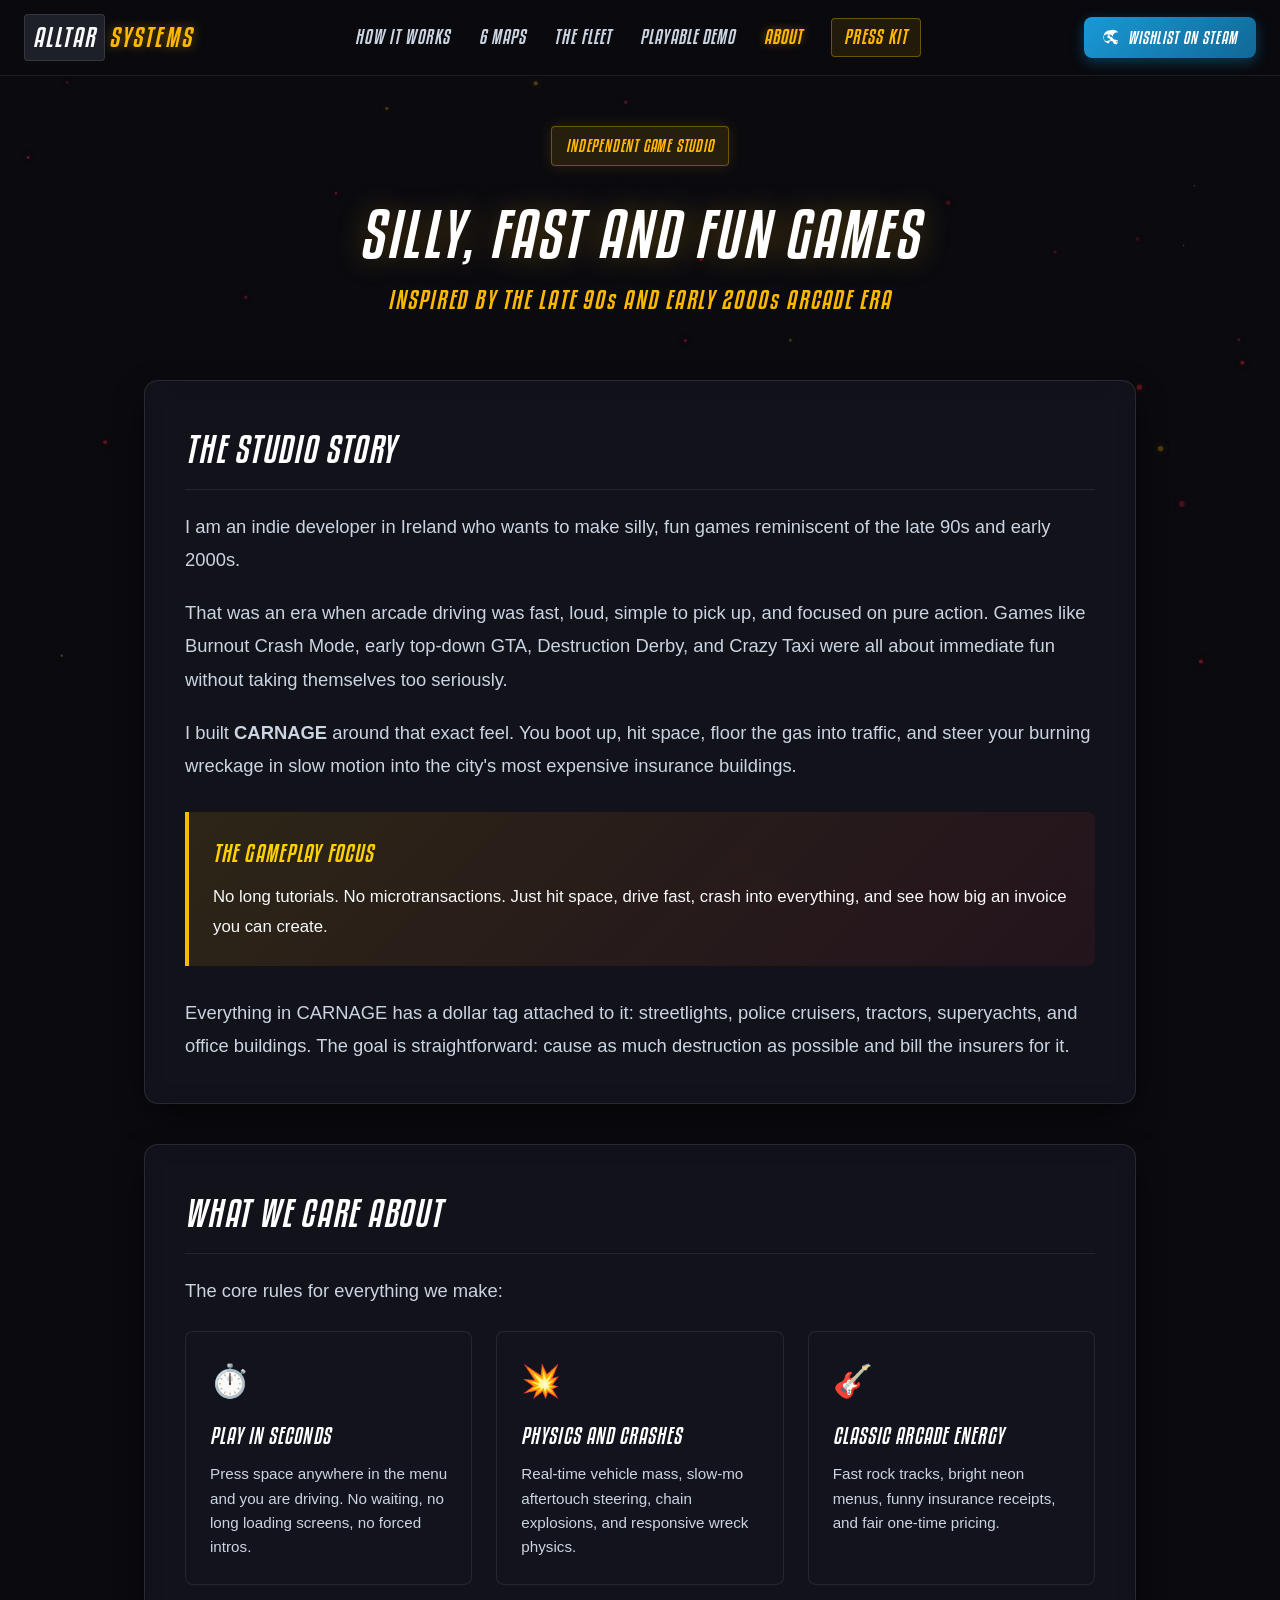
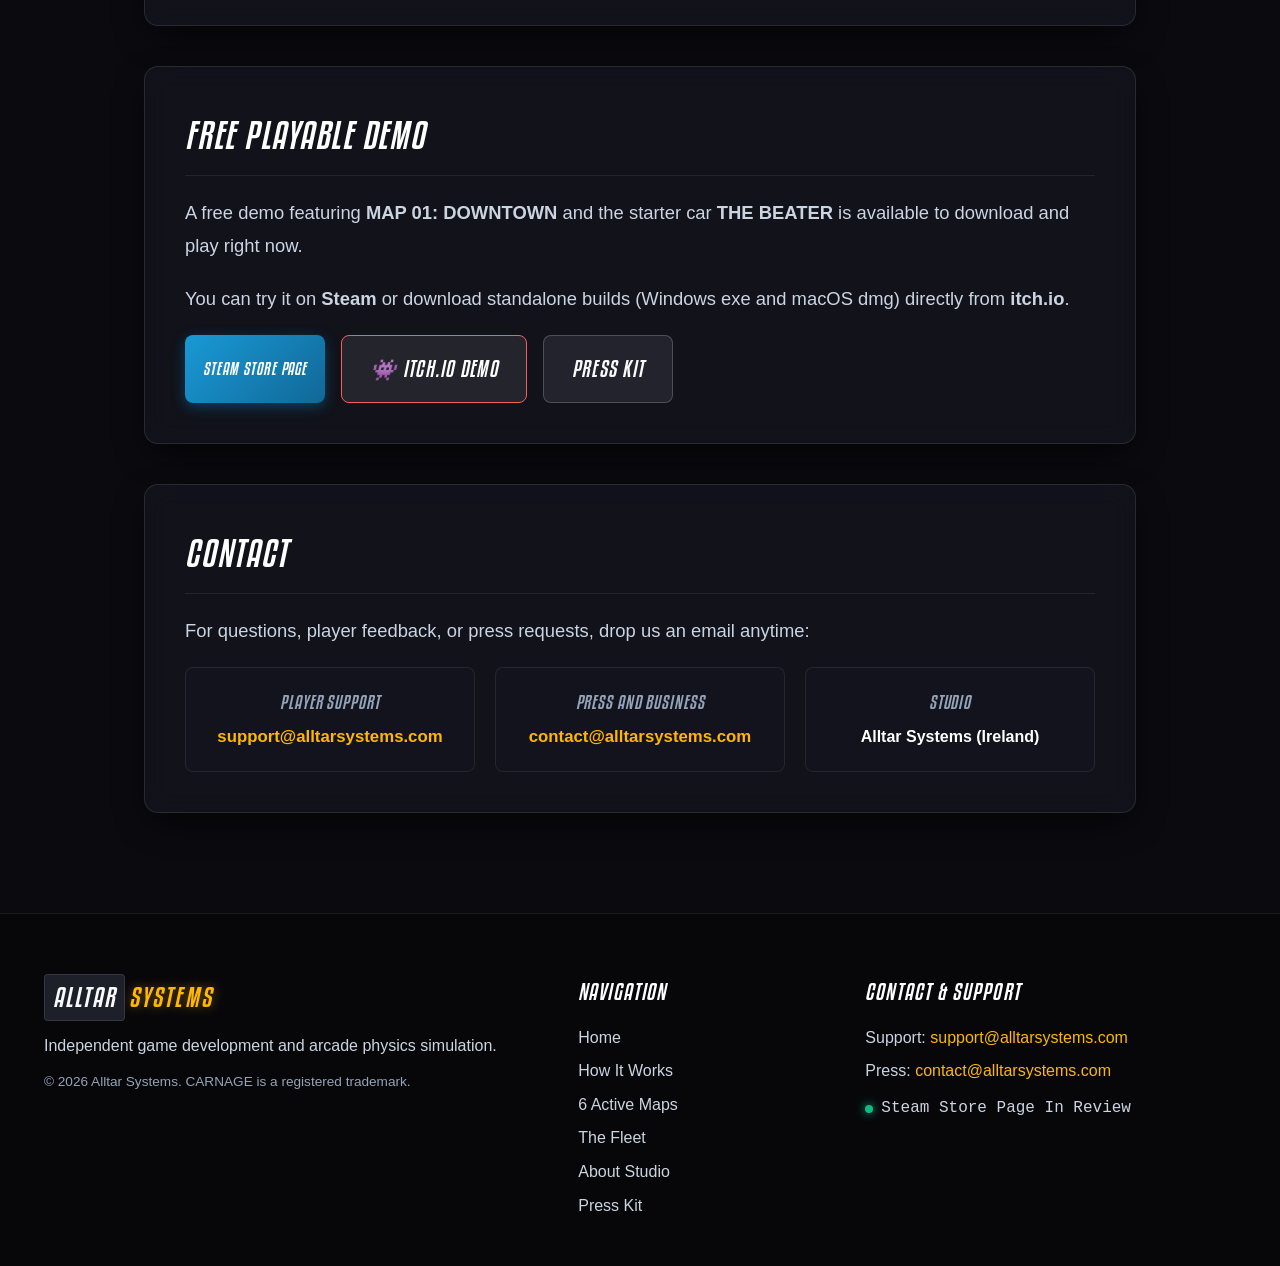
<file: about.html>
<!DOCTYPE html>
<html lang="en">
<head>
  <meta charset="UTF-8">
  <meta name="viewport" content="width=device-width, initial-scale=1.0">
  <title>About Alltar Systems | Independent Game Studio</title>
  <meta name="description" content="Alltar Systems is an independent game studio created by Keith, an indie developer in Ireland making silly, fun arcade games inspired by the late 90s and early 2000s.">
  
  <!-- Open Graph / Social Meta -->
  <meta property="og:type" content="website">
  <meta property="og:url" content="https://alltarsystems.com/about.html">
  <meta property="og:title" content="About Alltar Systems | Indie Arcade Game Development">
  <meta property="og:description" content="Making silly, fun, fast destruction games inspired by the late 90s and early 2000s.">
  <meta property="og:image" content="assets/screenshots/steam_shot_01_downtown_smash.png">
  
  <!-- Favicon & App Icons -->
  <link rel="icon" type="image/png" href="assets/icon.png">
  <link rel="apple-touch-icon" href="assets/icon.png">
  
  <link rel="stylesheet" href="styles.css">
  <style>
    .about-container {
      max-width: 1040px;
      margin: 50px auto 100px;
      padding: 0 24px;
      position: relative;
      z-index: 1;
    }

    .about-hero {
      text-align: center;
      margin-bottom: 60px;
    }

    .about-title {
      font-size: 3.8rem;
      line-height: 1.05;
      margin: 16px 0;
      color: #fff;
      text-shadow: 0 0 30px rgba(255, 184, 0, 0.3);
    }

    .about-tagline {
      font-family: var(--font-display);
      font-size: 1.5rem;
      font-style: italic;
      color: var(--accent-gold);
      letter-spacing: 0.08em;
      margin-bottom: 20px;
    }

    .about-card {
      background: var(--bg-card);
      border: 1px solid rgba(255, 255, 255, 0.1);
      border-radius: var(--radius-lg);
      padding: 40px;
      margin-bottom: 40px;
      box-shadow: var(--shadow-card);
      backdrop-filter: blur(12px);
    }

    .about-card h2 {
      font-size: 2.2rem;
      color: #fff;
      margin-bottom: 20px;
      display: flex;
      align-items: center;
      gap: 12px;
      border-bottom: 1px solid rgba(255, 255, 255, 0.08);
      padding-bottom: 12px;
    }

    .about-card p {
      color: var(--text-muted);
      font-size: 1.15rem;
      line-height: 1.8;
      margin-bottom: 20px;
    }

    .about-card p:last-child {
      margin-bottom: 0;
    }

    .retro-callout {
      background: linear-gradient(135deg, rgba(255, 184, 0, 0.12), rgba(255, 42, 58, 0.08));
      border-left: 4px solid var(--accent-gold);
      border-radius: 0 var(--radius-md) var(--radius-md) 0;
      padding: 24px;
      margin: 30px 0;
    }

    .retro-callout h3 {
      font-size: 1.4rem;
      color: var(--accent-yellow);
      margin-bottom: 10px;
    }

    .retro-callout p {
      font-size: 1.05rem;
      color: var(--text-main);
      margin: 0;
    }

    .values-grid {
      display: grid;
      grid-template-columns: repeat(auto-fit, minmax(280px, 1fr));
      gap: 24px;
      margin-top: 24px;
    }

    .value-box {
      background: var(--bg-surface);
      border: 1px solid rgba(255, 255, 255, 0.08);
      border-radius: var(--radius-md);
      padding: 24px;
      transition: transform 0.2s ease, border-color 0.2s ease;
    }

    .value-box:hover {
      transform: translateY(-4px);
      border-color: var(--accent-gold);
    }

    .value-icon {
      font-size: 2rem;
      margin-bottom: 12px;
      display: inline-block;
    }

    .value-box h4 {
      font-size: 1.3rem;
      color: #fff;
      margin-bottom: 10px;
    }

    .value-box p {
      font-size: 0.95rem;
      color: var(--text-muted);
      line-height: 1.6;
      margin: 0;
    }

    .contact-grid {
      display: grid;
      grid-template-columns: repeat(auto-fit, minmax(220px, 1fr));
      gap: 20px;
      margin-top: 20px;
    }

    .contact-card {
      background: var(--bg-surface);
      border: 1px solid rgba(255, 255, 255, 0.08);
      border-radius: var(--radius-md);
      padding: 20px;
      text-align: center;
    }

    .contact-card h4 {
      font-size: 1.1rem;
      color: var(--text-dim);
      margin-bottom: 8px;
    }

    .contact-card a {
      color: var(--accent-gold);
      font-weight: 600;
      font-size: 1.05rem;
      text-decoration: none;
    }

    .contact-card a:hover {
      text-decoration: underline;
    }

    @media (max-width: 768px) {
      .about-title { font-size: 2.6rem; }
      .about-card { padding: 24px; }
      .about-card h2 { font-size: 1.7rem; }
    }
  </style>
</head>
<body>

  <!-- Ambient Particle Canvas -->
  <canvas id="ambient-canvas"></canvas>

  <!-- Navigation Bar -->
  <header class="site-header">
    <div class="nav-container">
      <a href="index.html" class="brand-logo">
        <span class="logo-studio">ALLTAR</span><span class="logo-systems">SYSTEMS</span>
      </a>

      <nav class="nav-links">
        <a href="index.html#how-it-works">How It Works</a>
        <a href="index.html#districts">6 Maps</a>
        <a href="index.html#garage">The Fleet</a>
        <a href="index.html#demo">Playable Demo</a>
        <a href="about.html" style="color: var(--accent-gold); text-shadow: 0 0 10px var(--accent-gold-glow);">About</a>
        <a href="presskit.html" class="nav-press">Press Kit</a>
      </nav>

      <div class="nav-cta">
        <a href="https://store.steampowered.com/app/5117390/CARNAGE/" target="_blank" rel="noopener" class="btn btn-steam-small">
          <svg class="steam-icon" viewBox="0 0 24 24" width="16" height="16" fill="currentColor">
            <path d="M12 2a10 10 0 0 0-10 10c0 4.7 3.2 8.6 7.6 9.7l2.8-4.1c-.2-.5-.3-1-.3-1.6 0-.3 0-.6.1-.9L8 12.8A3.6 3.6 0 0 1 8 12a3.8 3.8 0 0 1 3.8-3.8c2.1 0 3.8 1.7 3.8 3.8 0 .5-.1 1-.3 1.5l3.9 2.7c.3-.1.6-.2 1-.2 1.9 0 3.5 1.6 3.5 3.5 0 1.9-1.6 3.5-3.5 3.5a3.5 3.5 0 0 1-3.5-3.5v-.3L10.7 17a4.9 4.9 0 0 1-2.9 1 5 5 0 0 1-5-5 5 5 0 0 1 5-5c2.6 0 4.8 2 5 4.6l3.5-2.4c.1-.4.2-.7.4-1.1a5.9 5.9 0 0 1 5.8-4.1 6 6 0 0 1 6 6c0 3.2-2.5 5.8-5.6 6l-2.4 3.5A10 10 0 0 0 12 2z"/>
          </svg>
          Wishlist on Steam
        </a>
      </div>
    </div>
  </header>

  <main class="about-container">
    <div class="about-hero">
      <div class="badge-tag">INDEPENDENT GAME STUDIO</div>
      <h1 class="about-title">SILLY, FAST AND FUN GAMES</h1>
      <p class="about-tagline">INSPIRED BY THE LATE 90s AND EARLY 2000s ARCADE ERA</p>
    </div>

    <!-- The Story -->
    <article class="about-card">
      <h2>THE STUDIO STORY</h2>
      <p>
        I am an indie developer in Ireland who wants to make silly, fun games reminiscent of the late 90s and early 2000s.
      </p>
      <p>
        That was an era when arcade driving was fast, loud, simple to pick up, and focused on pure action. Games like Burnout Crash Mode, early top-down GTA, Destruction Derby, and Crazy Taxi were all about immediate fun without taking themselves too seriously.
      </p>
      <p>
        I built <strong>CARNAGE</strong> around that exact feel. You boot up, hit space, floor the gas into traffic, and steer your burning wreckage in slow motion into the city's most expensive insurance buildings.
      </p>

      <div class="retro-callout">
        <h3>THE GAMEPLAY FOCUS</h3>
        <p>
          No long tutorials. No microtransactions. Just hit space, drive fast, crash into everything, and see how big an invoice you can create.
        </p>
      </div>

      <p>
        Everything in CARNAGE has a dollar tag attached to it: streetlights, police cruisers, tractors, superyachts, and office buildings. The goal is straightforward: cause as much destruction as possible and bill the insurers for it.
      </p>
    </article>

    <!-- Core Philosophy Grid -->
    <section class="about-card">
      <h2>WHAT WE CARE ABOUT</h2>
      <p>The core rules for everything we make:</p>

      <div class="values-grid">
        <div class="value-box">
          <div class="value-icon">⏱️</div>
          <h4>PLAY IN SECONDS</h4>
          <p>Press space anywhere in the menu and you are driving. No waiting, no long loading screens, no forced intros.</p>
        </div>

        <div class="value-box">
          <div class="value-icon">💥</div>
          <h4>PHYSICS AND CRASHES</h4>
          <p>Real-time vehicle mass, slow-mo aftertouch steering, chain explosions, and responsive wreck physics.</p>
        </div>

        <div class="value-box">
          <div class="value-icon">🎸</div>
          <h4>CLASSIC ARCADE ENERGY</h4>
          <p>Fast rock tracks, bright neon menus, funny insurance receipts, and fair one-time pricing.</p>
        </div>
      </div>
    </section>

    <!-- Playable Demo Info -->
    <section class="about-card">
      <h2>FREE PLAYABLE DEMO</h2>
      <p>
        A free demo featuring <strong>MAP 01: DOWNTOWN</strong> and the starter car <strong>THE BEATER</strong> is available to download and play right now.
      </p>
      <p>
        You can try it on <strong>Steam</strong> or download standalone builds (Windows exe and macOS dmg) directly from <strong>itch.io</strong>.
      </p>
      <div style="display: flex; gap: 16px; margin-top: 20px; flex-wrap: wrap;">
        <a href="https://store.steampowered.com/app/5117390/CARNAGE/" target="_blank" rel="noopener" class="btn btn-steam-small">
          Steam Store Page
        </a>
        <a href="https://alltarsystems.itch.io/carnage-playable-demo" target="_blank" rel="noopener" class="btn btn-secondary" style="border-color: #fa5c5c; color: #fff;">
          👾 itch.io Demo
        </a>
        <a href="presskit.html" class="btn btn-secondary">
          Press Kit
        </a>
      </div>
    </section>

    <!-- Studio Contact -->
    <section class="about-card">
      <h2>CONTACT</h2>
      <p>For questions, player feedback, or press requests, drop us an email anytime:</p>

      <div class="contact-grid">
        <div class="contact-card">
          <h4>Player Support</h4>
          <a href="mailto:support@alltarsystems.com">support@alltarsystems.com</a>
        </div>
        <div class="contact-card">
          <h4>Press and Business</h4>
          <a href="mailto:contact@alltarsystems.com">contact@alltarsystems.com</a>
        </div>
        <div class="contact-card">
          <h4>Studio</h4>
          <span style="color: #fff; font-weight: 600;">Alltar Systems (Ireland)</span>
        </div>
      </div>
    </section>
  </main>

  <!-- Footer -->
  <footer class="site-footer">
    <div class="container footer-content">
      <div class="footer-brand">
        <div class="brand-logo">
          <span class="logo-studio">ALLTAR</span><span class="logo-systems">SYSTEMS</span>
        </div>
        <p class="footer-tagline">Independent game development and arcade physics simulation.</p>
        <p class="footer-legal">© 2026 Alltar Systems. CARNAGE is a registered trademark.</p>
      </div>

      <div class="footer-links">
        <h4>Navigation</h4>
        <a href="index.html">Home</a>
        <a href="index.html#how-it-works">How It Works</a>
        <a href="index.html#districts">6 Active Maps</a>
        <a href="index.html#garage">The Fleet</a>
        <a href="about.html">About Studio</a>
        <a href="presskit.html">Press Kit</a>
      </div>

      <div class="footer-contact">
        <h4>Contact & Support</h4>
        <p>Support: <a href="mailto:support@alltarsystems.com">support@alltarsystems.com</a></p>
        <p>Press: <a href="mailto:contact@alltarsystems.com">contact@alltarsystems.com</a></p>
        <p class="status-indicator"><span class="status-dot"></span> Steam Store Page In Review</p>
      </div>
    </div>
  </footer>

  <script src="script.js"></script>
</body>
</html>
</file>
<file: styles.css>
/* ==========================================================================
   CARNAGE & ALLTAR SYSTEMS — Master Stylesheet
   Burnout 3: Takedown High-Octane Arcade Aesthetic (Kenyan Coffee)
   ========================================================================== */

/* Local & Web Font Declarations */
@font-face {
  font-family: 'Kenyan Coffee';
  src: url('assets/fonts/Kenyan Coffee Rg It.otf') format('opentype');
  font-weight: 700;
  font-style: italic;
  font-display: swap;
}

@import url('https://fonts.cdnfonts.com/css/kenyan-coffee');
@import url('https://fonts.googleapis.com/css2?family=Chakra+Petch:ital,wght@0,400;0,600;0,700;1,700&family=Inter:wght@300;400;500;600;700;800&family=JetBrains+Mono:wght@400;700;800&display=swap');

:root {
  --bg-primary: #0a0a0f;
  --bg-surface: #12131c;
  --bg-surface-hover: #191b26;
  --bg-card: rgba(18, 19, 28, 0.9);
  --bg-glass: rgba(15, 16, 24, 0.85);
  
  --accent-gold: #ffb800;
  --accent-gold-glow: rgba(255, 184, 0, 0.45);
  --accent-yellow: #ffd000;
  --accent-red: #ff2a3a;
  --accent-red-glow: rgba(255, 42, 58, 0.4);
  --accent-steam: #66c0f4;
  --accent-steam-btn: #1999d6;
  --accent-green: #10b981;
  
  --text-main: #f8fafc;
  --text-muted: #cbd5e1;
  --text-dim: #94a3b8;
  
  --font-display: 'Kenyan Coffee', 'Chakra Petch', 'Impact', sans-serif;
  --font-body: 'Inter', -apple-system, BlinkMacSystemFont, sans-serif;
  --font-mono: 'JetBrains Mono', monospace;
  
  --radius-sm: 4px;
  --radius-md: 8px;
  --radius-lg: 14px;
  --radius-xl: 20px;
  
  --shadow-card: 0 12px 36px -10px rgba(0, 0, 0, 0.8);
  --shadow-glow-red: 0 0 30px var(--accent-red-glow);
  --shadow-glow-gold: 0 0 30px var(--accent-gold-glow);
}

/* Reset & Base Setup */
*, *::before, *::after {
  box-sizing: border-box;
  margin: 0;
  padding: 0;
}

html {
  scroll-behavior: smooth;
  background-color: var(--bg-primary);
  color: var(--text-main);
  font-family: var(--font-body);
  line-height: 1.6;
}

body {
  overflow-x: hidden;
  position: relative;
  min-height: 100vh;
}

/* Ambient Canvas */
#ambient-canvas {
  position: fixed;
  top: 0;
  left: 0;
  width: 100vw;
  height: 100vh;
  pointer-events: none;
  z-index: 0;
  opacity: 0.5;
}

/* Typography Helpers - Burnout 3 Slanted Arcade Style */
h1, h2, h3, h4, .brand-logo, .badge-tag, .btn, .section-badge, .district-header, .receipt-brand, .receipt-stamp, .step-num, .garage-badge {
  font-family: var(--font-display);
  font-style: italic;
  letter-spacing: 0.05em;
  font-weight: 700;
  text-transform: uppercase;
}

a {
  color: inherit;
  text-decoration: none;
  transition: all 0.2s ease;
}

.container {
  max-width: 1240px;
  margin: 0 auto;
  padding: 0 24px;
  position: relative;
  z-index: 1;
}

/* ==========================================================================
   Header & Navigation
   ========================================================================== */
.site-header {
  position: sticky;
  top: 0;
  width: 100%;
  background: rgba(10, 10, 15, 0.92);
  backdrop-filter: blur(14px);
  -webkit-backdrop-filter: blur(14px);
  border-bottom: 1px solid rgba(255, 255, 255, 0.08);
  z-index: 100;
  padding: 14px 0;
}

.nav-container {
  max-width: 1280px;
  margin: 0 auto;
  padding: 0 24px;
  display: flex;
  align-items: center;
  justify-content: space-between;
}

.brand-logo {
  display: flex;
  align-items: center;
  font-size: 1.6rem;
  letter-spacing: 0.08em;
  font-style: italic;
}

.logo-studio {
  color: var(--text-main);
  padding: 2px 8px;
  background: #1e2029;
  border-radius: var(--radius-sm);
  margin-right: 4px;
  border: 1px solid rgba(255,255,255,0.1);
}

.logo-systems {
  color: var(--accent-gold);
  text-shadow: 0 0 12px var(--accent-gold-glow);
}

.nav-links {
  display: flex;
  gap: 28px;
  align-items: center;
}

.nav-links a {
  font-family: var(--font-display);
  font-style: italic;
  font-size: 1.15rem;
  letter-spacing: 0.06em;
  color: var(--text-muted);
  text-transform: uppercase;
}

.nav-links a:hover {
  color: var(--accent-gold);
  text-shadow: 0 0 10px var(--accent-gold-glow);
}

.nav-press {
  padding: 4px 12px;
  border: 1px solid rgba(255, 184, 0, 0.35);
  border-radius: var(--radius-sm);
  color: var(--accent-gold) !important;
  background: rgba(255, 184, 0, 0.1);
}

/* ==========================================================================
   Buttons & CTAs
   ========================================================================== */
.btn {
  display: inline-flex;
  align-items: center;
  justify-content: center;
  gap: 10px;
  font-family: var(--font-display);
  font-style: italic;
  font-weight: 700;
  font-size: 1.2rem;
  letter-spacing: 0.06em;
  text-transform: uppercase;
  border-radius: var(--radius-md);
  border: none;
  cursor: pointer;
  padding: 12px 24px;
  transition: transform 0.15s ease, box-shadow 0.2s ease, background-color 0.2s ease;
}

.btn:active {
  transform: scale(0.98);
}

.btn-steam-small {
  background: linear-gradient(135deg, #1999d6 0%, #116897 100%);
  color: #fff;
  padding: 8px 18px;
  font-size: 1rem;
  box-shadow: 0 4px 14px rgba(25, 153, 214, 0.35);
}

.btn-steam-small:hover {
  background: linear-gradient(135deg, #23abed 0%, #157bb3 100%);
  box-shadow: 0 6px 20px rgba(25, 153, 214, 0.55);
  transform: translateY(-2px);
}

.btn-steam-large {
  background: linear-gradient(135deg, #1999d6 0%, #0d547b 100%);
  color: #fff;
  padding: 16px 36px;
  font-size: 1.5rem;
  border-radius: var(--radius-md);
  box-shadow: 0 8px 25px rgba(25, 153, 214, 0.45);
  border: 1px solid rgba(102, 192, 244, 0.4);
}

.btn-steam-large:hover {
  background: linear-gradient(135deg, #2bb7fc 0%, #157cb4 100%);
  box-shadow: 0 10px 30px rgba(25, 153, 214, 0.65);
  transform: translateY(-3px);
}

.btn-secondary {
  background: rgba(255, 255, 255, 0.08);
  border: 1px solid rgba(255, 255, 255, 0.2);
  color: var(--text-main);
  padding: 16px 28px;
  font-size: 1.3rem;
}

.btn-secondary:hover {
  background: rgba(255, 255, 255, 0.15);
  border-color: rgba(255, 255, 255, 0.35);
  transform: translateY(-3px);
}

.btn-trailer {
  background: linear-gradient(135deg, #e63946 0%, #b3121f 100%);
  color: #fff;
  padding: 16px 32px;
  font-size: 1.4rem;
  border-radius: var(--radius-md);
  box-shadow: 0 8px 25px rgba(230, 57, 70, 0.45);
  border: 1px solid rgba(255, 107, 107, 0.5);
  display: inline-flex;
  align-items: center;
  gap: 10px;
}

.btn-trailer:hover {
  background: linear-gradient(135deg, #ff4757 0%, #c01422 100%);
  box-shadow: 0 10px 30px rgba(255, 42, 58, 0.7);
  transform: translateY(-3px);
}

.btn-trailer svg {
  flex-shrink: 0;
}

/* ==========================================================================
   Hero Section
   ========================================================================== */
.hero-section {
  padding: 70px 24px 90px;
  max-width: 1280px;
  margin: 0 auto;
  display: grid;
  grid-template-columns: 1.15fr 0.85fr;
  gap: 50px;
  align-items: center;
  position: relative;
  z-index: 1;
}

.hero-content {
  display: flex;
  flex-direction: column;
  align-items: flex-start;
}

.badge-tag {
  display: inline-block;
  font-size: 1rem;
  color: var(--accent-gold);
  background: rgba(255, 184, 0, 0.12);
  border: 1px solid rgba(255, 184, 0, 0.35);
  padding: 6px 14px;
  border-radius: var(--radius-sm);
  margin-bottom: 20px;
  box-shadow: 0 0 15px rgba(255, 184, 0, 0.15);
}

.hero-title {
  font-size: clamp(4.5rem, 10vw, 7.5rem);
  line-height: 0.9;
  margin-bottom: 14px;
  letter-spacing: 0.04em;
  font-style: italic;
}

.title-carnage {
  background: linear-gradient(180deg, #ffffff 15%, #ff2a3a 90%);
  -webkit-background-clip: text;
  -webkit-text-fill-color: transparent;
  filter: drop-shadow(0 0 35px var(--accent-red-glow));
}

.hero-tagline {
  font-family: var(--font-display);
  font-style: italic;
  font-size: 1.8rem;
  font-weight: 700;
  color: var(--accent-gold);
  letter-spacing: 0.1em;
  margin-bottom: 18px;
  text-shadow: 0 0 15px var(--accent-gold-glow);
}

.hero-subtitle {
  font-size: 1.2rem;
  color: var(--text-muted);
  line-height: 1.7;
  margin-bottom: 32px;
  max-width: 600px;
}

.highlight-punch {
  display: block;
  margin-top: 8px;
  color: #fff;
  font-weight: 700;
}

.hero-actions {
  display: flex;
  flex-wrap: wrap;
  gap: 16px;
  margin-bottom: 36px;
}

.hero-platforms {
  display: flex;
  align-items: center;
  gap: 10px;
  font-size: 0.9rem;
  color: var(--text-dim);
  flex-wrap: wrap;
}

.platform-chip {
  background: var(--bg-surface);
  border: 1px solid rgba(255, 255, 255, 0.1);
  padding: 4px 12px;
  border-radius: var(--radius-sm);
  color: var(--text-main);
  font-weight: 600;
}

/* Hero Media & Receipt Stack */
.hero-media-wrap {
  display: flex;
  flex-direction: column;
  gap: 20px;
  perspective: 1000px;
}

.hero-gif-card {
  position: relative;
  background: #000;
  border-radius: var(--radius-lg);
  overflow: hidden;
  border: 1px solid rgba(255, 184, 0, 0.4);
  box-shadow: 0 15px 40px rgba(0, 0, 0, 0.8), 0 0 25px rgba(255, 42, 58, 0.25);
}

.hero-gif-img {
  width: 100%;
  display: block;
  aspect-ratio: 16 / 10;
  object-fit: cover;
}

.hero-gif-badge {
  position: absolute;
  top: 12px;
  left: 12px;
  background: rgba(10, 10, 15, 0.88);
  backdrop-filter: blur(8px);
  border: 1px solid var(--accent-gold);
  color: var(--accent-gold);
  font-family: var(--font-display);
  font-style: italic;
  font-size: 0.95rem;
  padding: 4px 12px;
  border-radius: var(--radius-sm);
  letter-spacing: 0.05em;
}

.hero-play-overlay {
  position: absolute;
  inset: 0;
  display: flex;
  flex-direction: column;
  align-items: center;
  justify-content: center;
  gap: 12px;
  background: rgba(0, 0, 0, 0.45);
  opacity: 0;
  transition: opacity 0.25s ease;
  cursor: pointer;
  text-decoration: none;
}

.hero-gif-card:hover .hero-play-overlay {
  opacity: 1;
}

.hero-play-btn-circle {
  width: 64px;
  height: 64px;
  border-radius: 50%;
  background: rgba(255, 42, 58, 0.92);
  border: 2px solid #ffffff;
  display: flex;
  align-items: center;
  justify-content: center;
  box-shadow: 0 0 30px rgba(255, 42, 58, 0.85);
  transform: scale(0.92);
  transition: transform 0.2s ease, background-color 0.2s ease;
}

.hero-play-btn-circle svg {
  margin-left: 4px;
  fill: #fff;
}

.hero-gif-card:hover .hero-play-btn-circle {
  transform: scale(1.08);
}

.hero-play-label {
  font-family: var(--font-display);
  font-style: italic;
  color: #fff;
  font-size: 1.15rem;
  letter-spacing: 0.08em;
  background: rgba(10, 10, 15, 0.88);
  padding: 5px 16px;
  border-radius: var(--radius-sm);
  border: 1px solid rgba(255, 255, 255, 0.25);
  text-shadow: 0 2px 4px rgba(0,0,0,0.8);
}

/* Receipt Hologram */
.receipt-card {
  background: #fcfaf5;
  color: #1a1a1a;
  font-family: var(--font-mono);
  padding: 24px 22px;
  border-radius: var(--radius-sm);
  box-shadow: 0 15px 40px rgba(0,0,0,0.8);
  position: relative;
  border: 1px dashed #d1d5db;
  transform: rotate(1.5deg);
  transition: transform 0.3s ease;
}

.receipt-card:hover {
  transform: rotate(0deg) scale(1.01);
}

.receipt-header {
  text-align: center;
  border-bottom: 2px dashed #9ca3af;
  padding-bottom: 12px;
  margin-bottom: 14px;
}

.receipt-brand {
  font-size: 1.45rem;
  color: #111;
}

.receipt-sub {
  font-size: 0.8rem;
  color: #64748b;
  font-weight: 700;
}

.receipt-body {
  font-size: 0.9rem;
}

.receipt-line {
  display: flex;
  justify-content: space-between;
  margin-bottom: 6px;
  font-weight: 600;
}

.receipt-line.highlight {
  font-weight: 800;
  color: #b91c1c;
}

.receipt-divider {
  border-bottom: 2px solid #1a1a1a;
  margin: 12px 0 8px;
}

.receipt-line.total {
  font-size: 1.25rem;
  font-weight: 800;
  color: #000;
}

.receipt-stamp {
  position: absolute;
  bottom: 20px;
  right: 15px;
  border: 3px solid #b91c1c;
  color: #b91c1c;
  font-size: 1.45rem;
  padding: 4px 12px;
  transform: rotate(-10deg);
  border-radius: var(--radius-sm);
  background: rgba(255, 255, 255, 0.95);
  box-shadow: 0 0 12px rgba(185, 28, 28, 0.25);
}

/* ==========================================================================
   Official Gameplay Trailer Section
   ========================================================================== */
.trailer-section {
  padding: 85px 0;
  background: linear-gradient(180deg, rgba(10, 10, 15, 0.8) 0%, rgba(26, 12, 18, 0.95) 50%, rgba(10, 10, 15, 0.85) 100%);
  border-top: 1px solid rgba(255, 42, 58, 0.3);
  border-bottom: 1px solid rgba(255, 42, 58, 0.3);
  position: relative;
}

.trailer-container {
  max-width: 1080px;
  margin: 36px auto 0;
}

.trailer-frame {
  position: relative;
  background: #000;
  border-radius: var(--radius-lg);
  overflow: hidden;
  border: 2px solid rgba(255, 42, 58, 0.45);
  box-shadow: 0 20px 60px rgba(0, 0, 0, 0.9), 0 0 35px rgba(255, 42, 58, 0.3);
}

.trailer-top-bar {
  display: flex;
  align-items: center;
  justify-content: space-between;
  padding: 12px 20px;
  background: rgba(14, 15, 22, 0.96);
  border-bottom: 1px solid rgba(255, 255, 255, 0.1);
  font-family: var(--font-mono);
  font-size: 0.85rem;
}

.trailer-rec-indicator {
  display: flex;
  align-items: center;
  gap: 10px;
  color: var(--text-muted);
}

.rec-dot {
  width: 10px;
  height: 10px;
  border-radius: 50%;
  background: var(--accent-red);
  box-shadow: 0 0 10px var(--accent-red);
  animation: pulse-red 1.5s infinite;
}

@keyframes pulse-red {
  0%, 100% { opacity: 1; transform: scale(1); }
  50% { opacity: 0.35; transform: scale(0.85); }
}

.rec-text {
  font-weight: 700;
  letter-spacing: 0.08em;
  color: #fff;
}

.trailer-duration {
  color: var(--accent-gold);
  font-weight: 700;
  letter-spacing: 0.05em;
}

.trailer-video {
  width: 100%;
  display: block;
  aspect-ratio: 16 / 9;
  background: #000;
  outline: none;
}

.trailer-footer-bar {
  display: flex;
  align-items: center;
  justify-content: space-between;
  margin-top: 20px;
  flex-wrap: wrap;
  gap: 16px;
}

.trailer-feature-pills {
  display: flex;
  flex-wrap: wrap;
  gap: 10px;
}

.trailer-pill {
  font-family: var(--font-mono);
  font-size: 0.85rem;
  background: rgba(255, 255, 255, 0.05);
  border: 1px solid rgba(255, 255, 255, 0.12);
  padding: 6px 14px;
  border-radius: var(--radius-sm);
  color: var(--text-muted);
}

/* ==========================================================================
   Section Global Headers
   ========================================================================== */
.section {
  padding: 85px 0;
  position: relative;
  z-index: 1;
}

.section-badge {
  color: var(--accent-gold);
  font-size: 1.15rem;
  letter-spacing: 0.1em;
  margin-bottom: 8px;
}

.section-title {
  font-size: clamp(2.5rem, 5vw, 3.8rem);
  line-height: 1;
  margin-bottom: 14px;
}

.section-subtitle {
  font-size: 1.2rem;
  color: var(--text-muted);
  max-width: 720px;
  margin-bottom: 48px;
  line-height: 1.6;
}

/* ==========================================================================
   3-Step Game Loop Section
   ========================================================================== */
.loop-grid {
  display: grid;
  grid-template-columns: repeat(auto-fit, minmax(300px, 1fr));
  gap: 24px;
  margin-bottom: 60px;
}

.loop-card {
  background: var(--bg-card);
  border: 1px solid rgba(255, 255, 255, 0.08);
  border-radius: var(--radius-lg);
  padding: 32px 28px;
  position: relative;
  transition: transform 0.25s ease, border-color 0.25s ease;
}

.loop-card:hover {
  transform: translateY(-5px);
  border-color: var(--accent-gold);
  box-shadow: 0 15px 30px rgba(0, 0, 0, 0.6);
}

.step-num {
  font-size: 2.2rem;
  color: var(--accent-gold);
  line-height: 1;
  margin-bottom: 12px;
}

.loop-card h3 {
  font-size: 1.55rem;
  color: #fff;
  margin-bottom: 12px;
}

.loop-card p {
  color: var(--text-muted);
  font-size: 1rem;
  line-height: 1.6;
}

/* ==========================================================================
   Pillars Grid (With Gameplay GIFs)
   ========================================================================== */
.pillars-grid {
  display: grid;
  grid-template-columns: repeat(auto-fit, minmax(320px, 1fr));
  gap: 28px;
}

.pillar-card {
  background: var(--bg-card);
  border: 1px solid rgba(255, 255, 255, 0.08);
  padding: 20px;
  border-radius: var(--radius-lg);
  transition: transform 0.25s ease, border-color 0.25s ease, box-shadow 0.25s ease;
  display: flex;
  flex-direction: column;
}

.pillar-card:hover {
  transform: translateY(-5px);
  border-color: rgba(255, 184, 0, 0.4);
  background: var(--bg-surface-hover);
  box-shadow: 0 15px 30px rgba(0, 0, 0, 0.6), 0 0 20px rgba(255, 184, 0, 0.15);
}

.pillar-media {
  width: 100%;
  border-radius: var(--radius-md);
  overflow: hidden;
  margin-bottom: 18px;
  background: #000;
  border: 1px solid rgba(255, 255, 255, 0.06);
  aspect-ratio: 16 / 10;
}

.pillar-gif {
  width: 100%;
  height: 100%;
  object-fit: cover;
  display: block;
}

.pillar-card h3 {
  font-size: 1.6rem;
  margin-bottom: 10px;
  color: #fff;
  line-height: 1.1;
}

.pillar-card p {
  color: var(--text-muted);
  font-size: 1.02rem;
  line-height: 1.6;
}

/* ==========================================================================
   Garage Showcase (Screenshot-First)
   ========================================================================== */
.garage-feature-card {
  background: var(--bg-card);
  border: 1px solid rgba(255, 255, 255, 0.1);
  border-radius: var(--radius-xl);
  overflow: hidden;
  display: grid;
  grid-template-columns: 1.1fr 0.9fr;
  box-shadow: var(--shadow-card);
  align-items: center;
}

.garage-feature-media {
  position: relative;
  background: #000;
  height: 100%;
  min-height: 380px;
}

.garage-feature-img {
  width: 100%;
  height: 100%;
  object-fit: cover;
  display: block;
}

.garage-media-tag {
  position: absolute;
  bottom: 16px;
  left: 16px;
  background: rgba(10, 10, 15, 0.88);
  backdrop-filter: blur(8px);
  border: 1px solid var(--accent-gold);
  color: var(--accent-gold);
  font-family: var(--font-display);
  font-style: italic;
  font-size: 0.95rem;
  padding: 6px 14px;
  border-radius: var(--radius-sm);
}

.garage-feature-details {
  padding: 40px 36px;
}

.garage-badge {
  color: var(--accent-gold);
  font-size: 1rem;
  margin-bottom: 8px;
}

.garage-feature-details h3 {
  font-size: 2.2rem;
  color: #fff;
  margin-bottom: 16px;
  line-height: 1.1;
}

.garage-feature-details p {
  color: var(--text-muted);
  font-size: 1.05rem;
  line-height: 1.6;
  margin-bottom: 20px;
}

.fleet-highlights {
  list-style: none;
  margin-bottom: 28px;
  display: flex;
  flex-direction: column;
  gap: 12px;
}

.fleet-highlights li {
  font-size: 1rem;
  color: var(--text-muted);
  line-height: 1.5;
  padding-left: 20px;
  position: relative;
}

.fleet-highlights li::before {
  content: '⚡';
  position: absolute;
  left: 0;
  top: 0;
  color: var(--accent-gold);
}

.fleet-highlights strong {
  color: #fff;
}

.fleet-highlights em {
  color: var(--accent-yellow);
}

/* ==========================================================================
   Districts / Campaign Section (With Gameplay GIFs)
   ========================================================================== */
.districts-grid {
  display: grid;
  grid-template-columns: repeat(auto-fit, minmax(340px, 1fr));
  gap: 28px;
}

.district-card {
  background: var(--bg-card);
  border: 1px solid rgba(255, 255, 255, 0.08);
  border-radius: var(--radius-lg);
  overflow: hidden;
  transition: transform 0.25s ease, border-color 0.25s ease;
  display: flex;
  flex-direction: column;
}

.district-card:hover {
  transform: translateY(-5px);
  border-color: rgba(255, 42, 58, 0.4);
  box-shadow: 0 15px 30px rgba(0, 0, 0, 0.6), 0 0 25px rgba(255, 42, 58, 0.15);
}

.district-img-wrap {
  width: 100%;
  aspect-ratio: 16 / 10;
  overflow: hidden;
  background: #000;
  position: relative;
}

.district-img {
  width: 100%;
  height: 100%;
  object-fit: cover;
  display: block;
}

.district-content {
  padding: 24px;
}

.district-header {
  color: var(--accent-red);
  font-size: 1.1rem;
  letter-spacing: 0.1em;
  margin-bottom: 6px;
}

.district-card h3 {
  font-size: 1.9rem;
  color: #fff;
  margin-bottom: 12px;
  line-height: 1.1;
}

.district-card p {
  color: var(--text-muted);
  font-size: 1rem;
  line-height: 1.6;
}

.district-card.locked {
  background: rgba(18, 19, 28, 0.6);
  border-style: dashed;
}

.locked-preview {
  position: relative;
}

.blur-bg {
  filter: blur(4px) brightness(0.4);
}

.locked-overlay-text {
  position: absolute;
  inset: 0;
  display: flex;
  flex-direction: column;
  align-items: center;
  justify-content: center;
  gap: 8px;
  text-align: center;
  padding: 20px;
}

.locked-icon {
  font-size: 2.2rem;
}

.locked-overlay-text h4 {
  font-size: 1.4rem;
  color: var(--accent-gold);
}

/* ==========================================================================
   FAQ Section
   ========================================================================== */
.faq-accordion {
  max-width: 840px;
  display: flex;
  flex-direction: column;
  gap: 14px;
}

.faq-item {
  background: var(--bg-card);
  border: 1px solid rgba(255, 255, 255, 0.08);
  border-radius: var(--radius-md);
  overflow: hidden;
}

.faq-question {
  width: 100%;
  padding: 20px 24px;
  text-align: left;
  background: none;
  border: none;
  color: #fff;
  font-family: var(--font-display);
  font-style: italic;
  font-size: 1.45rem;
  cursor: pointer;
  display: flex;
  justify-content: space-between;
  align-items: center;
  transition: color 0.2s ease;
}

.faq-question:hover {
  color: var(--accent-gold);
}

.faq-answer {
  padding: 0 24px 20px;
  color: var(--text-muted);
  font-size: 1.05rem;
  line-height: 1.7;
}

/* ==========================================================================
   CTA Banner
   ========================================================================== */
.cta-banner {
  padding: 80px 0 100px;
}

.cta-box {
  background: linear-gradient(135deg, rgba(255, 42, 58, 0.15) 0%, rgba(255, 184, 0, 0.15) 100%);
  border: 1px solid rgba(255, 184, 0, 0.4);
  border-radius: var(--radius-xl);
  padding: 60px 40px;
  text-align: center;
  box-shadow: 0 20px 50px rgba(0, 0, 0, 0.8), 0 0 35px var(--accent-red-glow);
}

.cta-box h2 {
  font-size: clamp(2.5rem, 5vw, 4.2rem);
  margin-bottom: 16px;
}

.cta-box p {
  color: var(--text-muted);
  font-size: 1.25rem;
  max-width: 620px;
  margin: 0 auto 36px;
}

/* ==========================================================================
   Footer
   ========================================================================== */
.site-footer {
  border-top: 1px solid rgba(255, 255, 255, 0.08);
  background: #07070a;
  padding: 60px 0 40px;
}

.footer-content {
  display: grid;
  grid-template-columns: 2fr 1fr 1.5fr;
  gap: 40px;
}

.footer-brand .brand-logo {
  margin-bottom: 12px;
}

.footer-tagline {
  color: var(--text-muted);
  font-size: 1rem;
  margin-bottom: 12px;
}

.footer-legal {
  color: var(--text-dim);
  font-size: 0.85rem;
}

.footer-links h4, .footer-contact h4 {
  font-size: 1.35rem;
  color: #fff;
  margin-bottom: 16px;
}

.footer-links a {
  display: block;
  color: var(--text-muted);
  margin-bottom: 8px;
  font-size: 1rem;
}

.footer-links a:hover {
  color: var(--accent-gold);
}

.footer-contact p {
  color: var(--text-muted);
  margin-bottom: 8px;
  font-size: 1rem;
}

.footer-contact a {
  color: var(--accent-gold);
}

.status-indicator {
  display: flex;
  align-items: center;
  gap: 8px;
  font-family: var(--font-mono);
  font-size: 0.9rem;
  color: var(--text-muted);
  margin-top: 12px;
}

.status-dot {
  width: 8px;
  height: 8px;
  border-radius: 50%;
  background: var(--accent-green);
  box-shadow: 0 0 10px var(--accent-green);
}

/* Responsive Breakpoints */
@media (max-width: 960px) {
  .hero-section {
    grid-template-columns: 1fr;
    gap: 40px;
  }
  .garage-feature-card {
    grid-template-columns: 1fr;
  }
  .footer-content {
    grid-template-columns: 1fr;
  }
}
</file>
